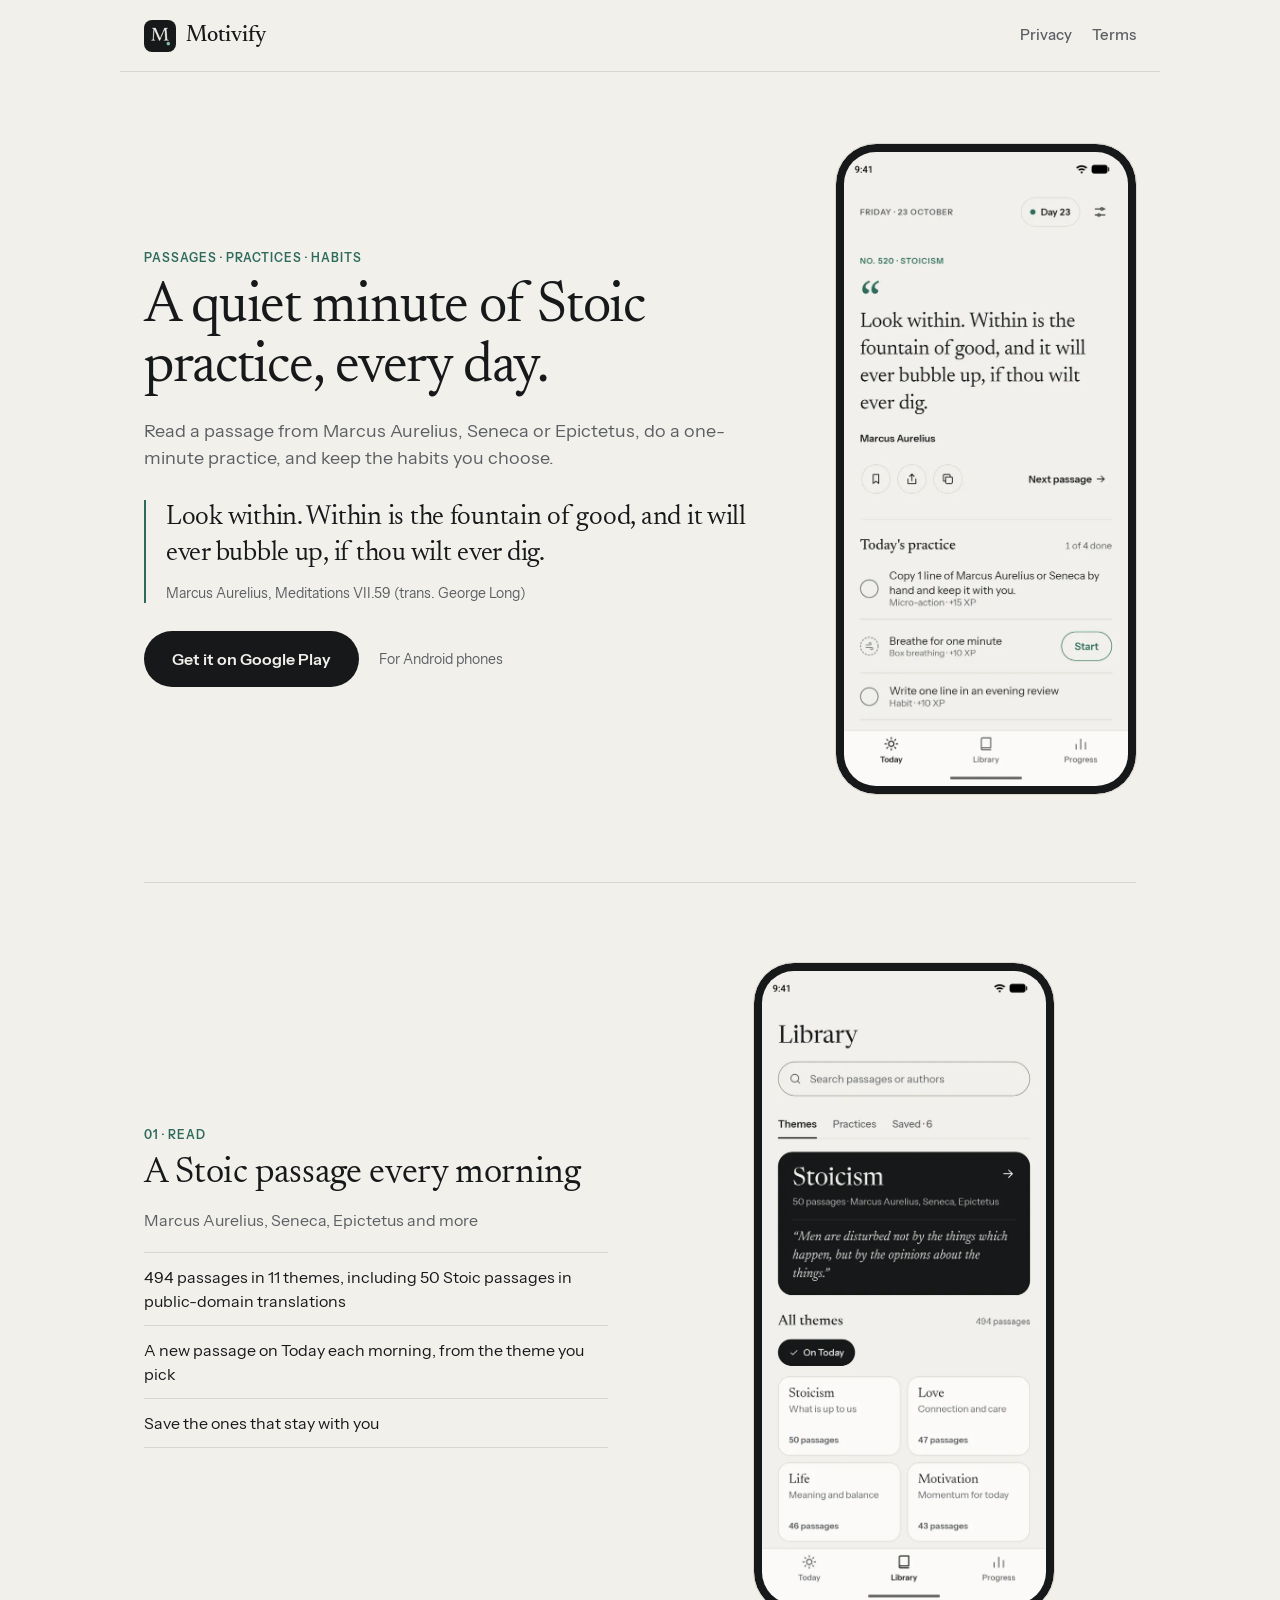
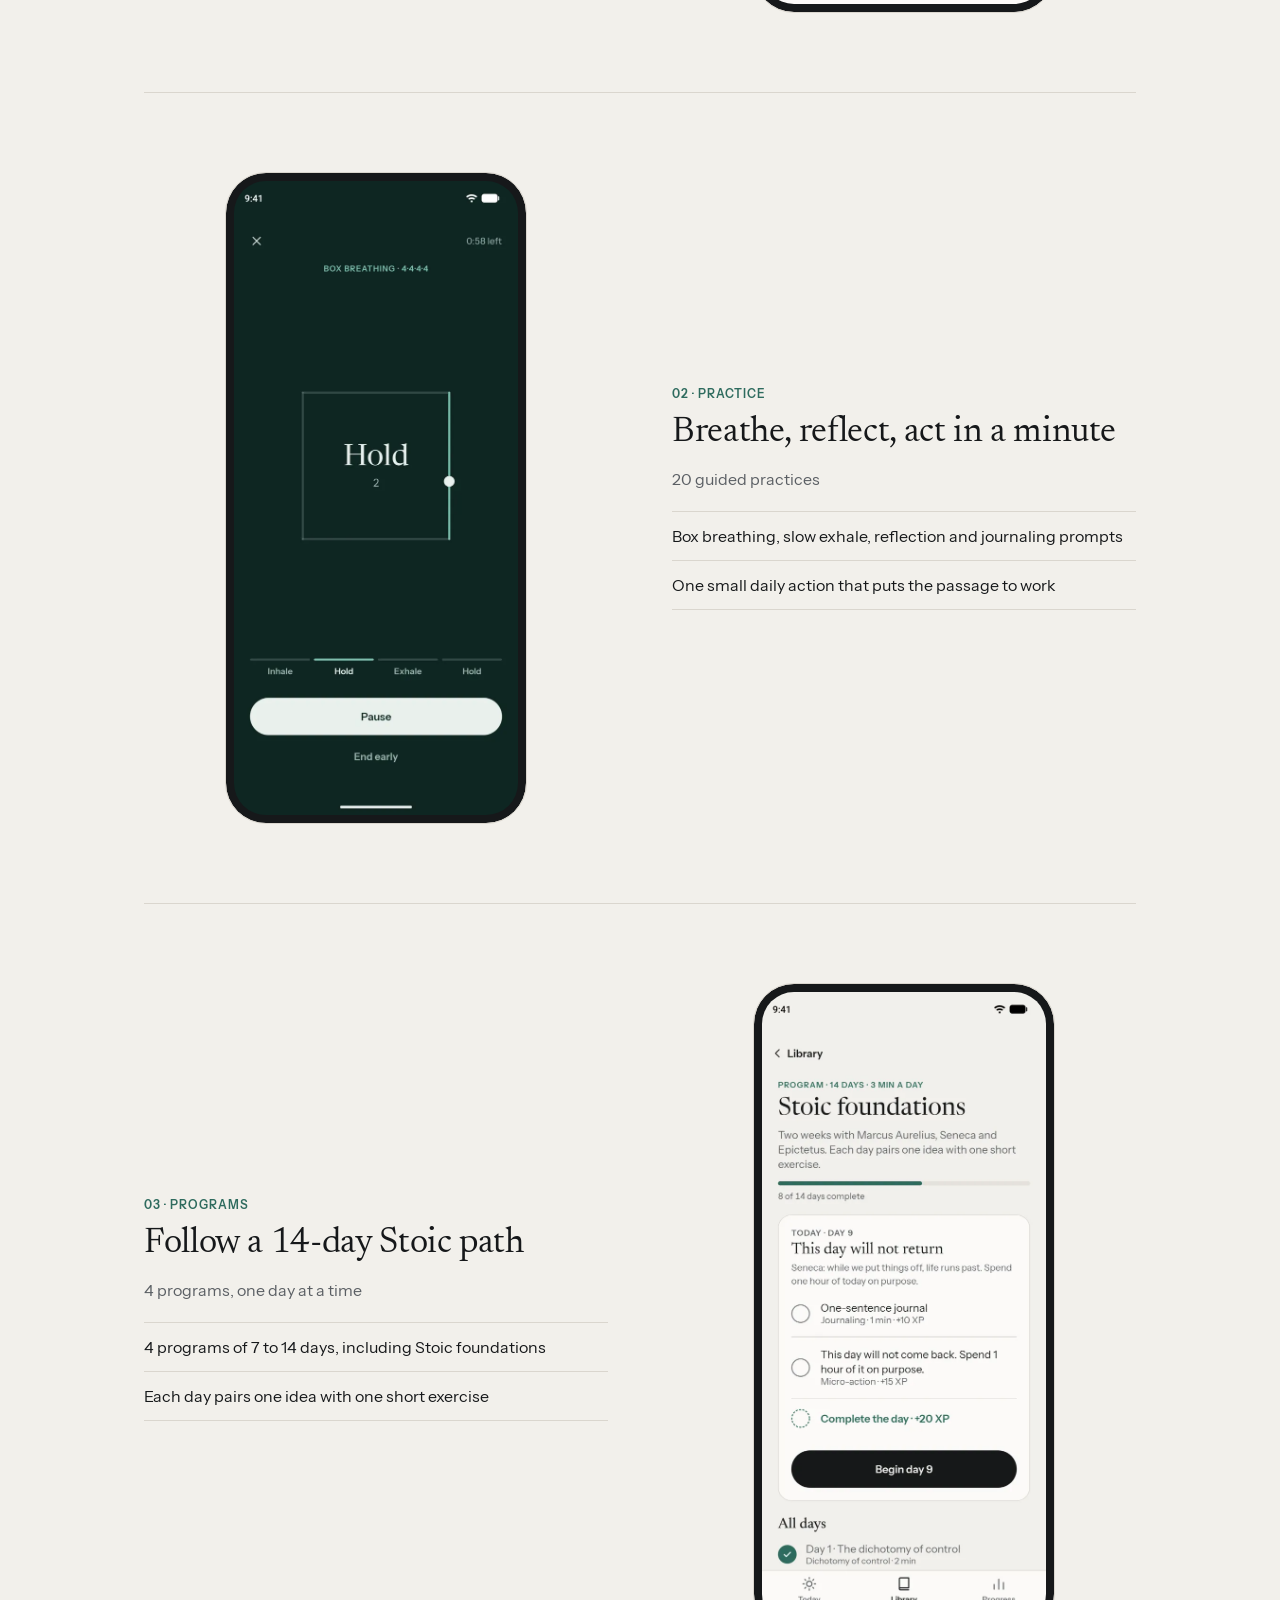
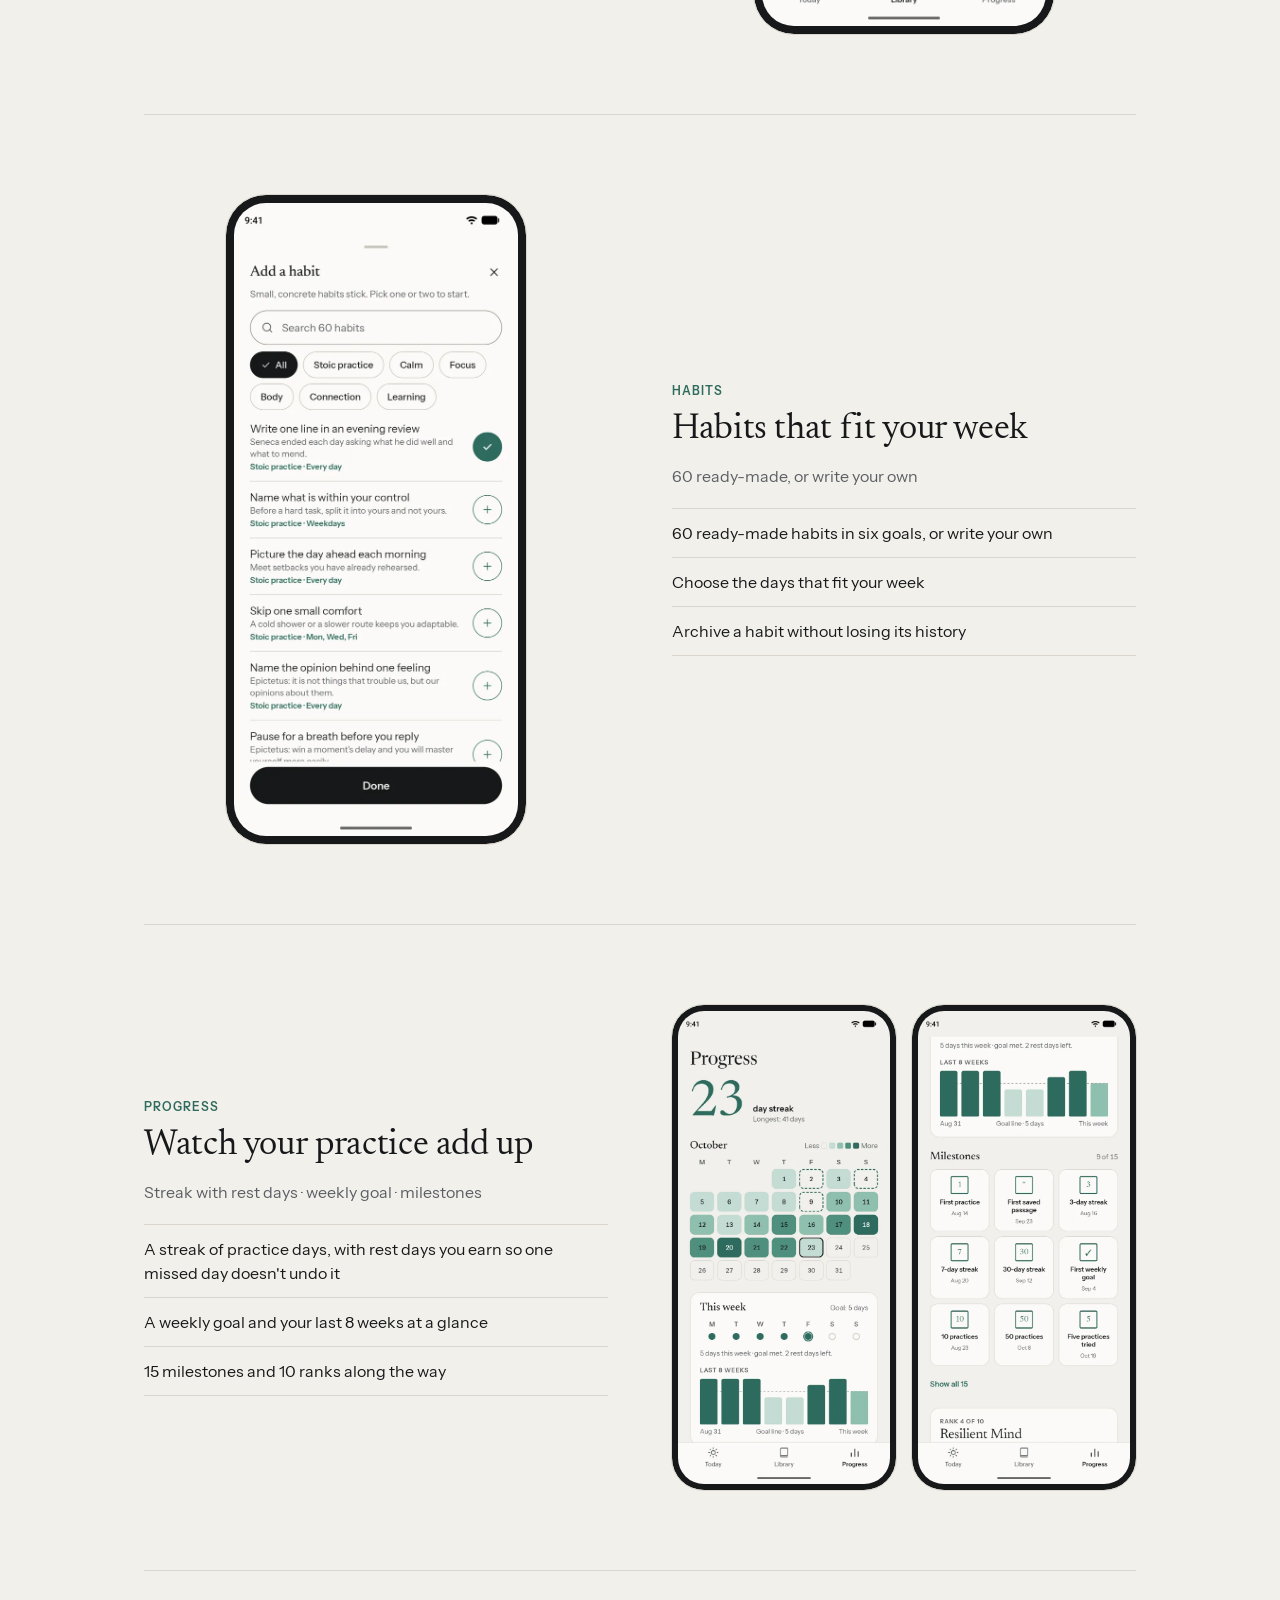
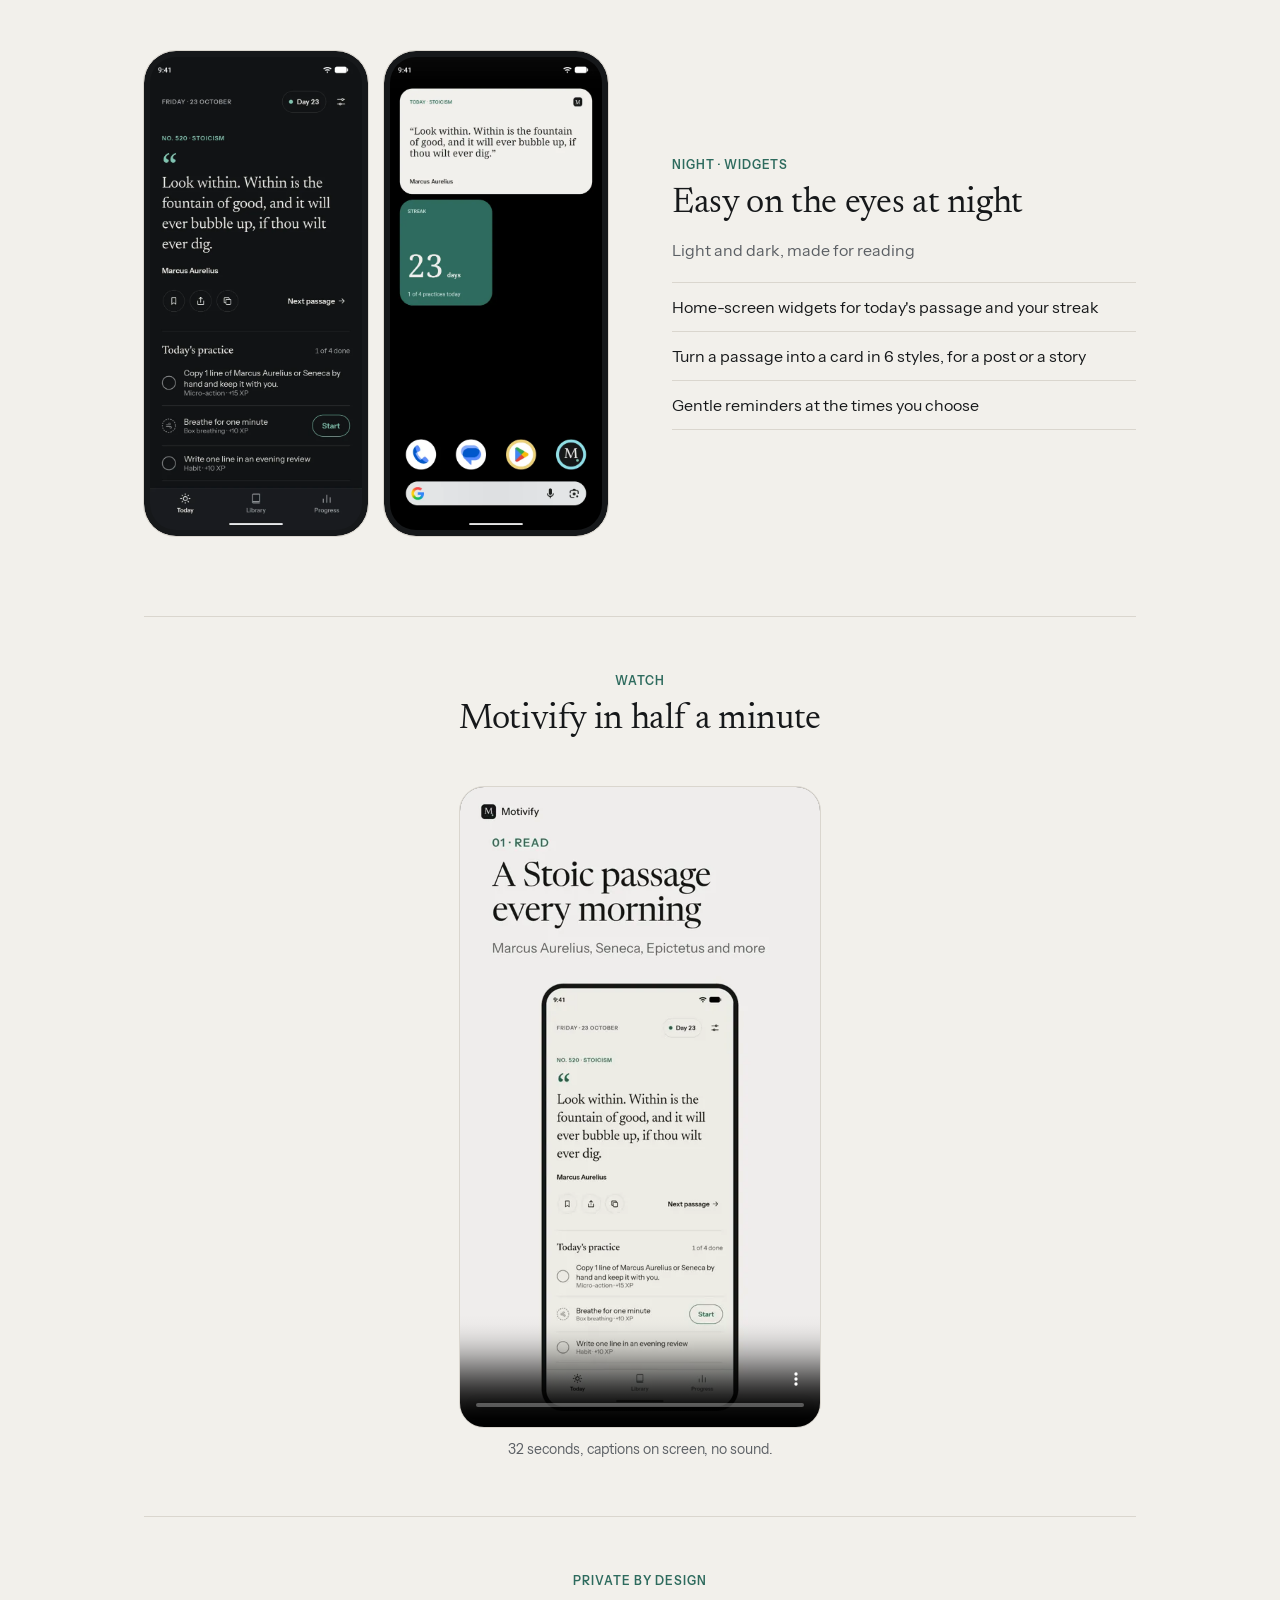
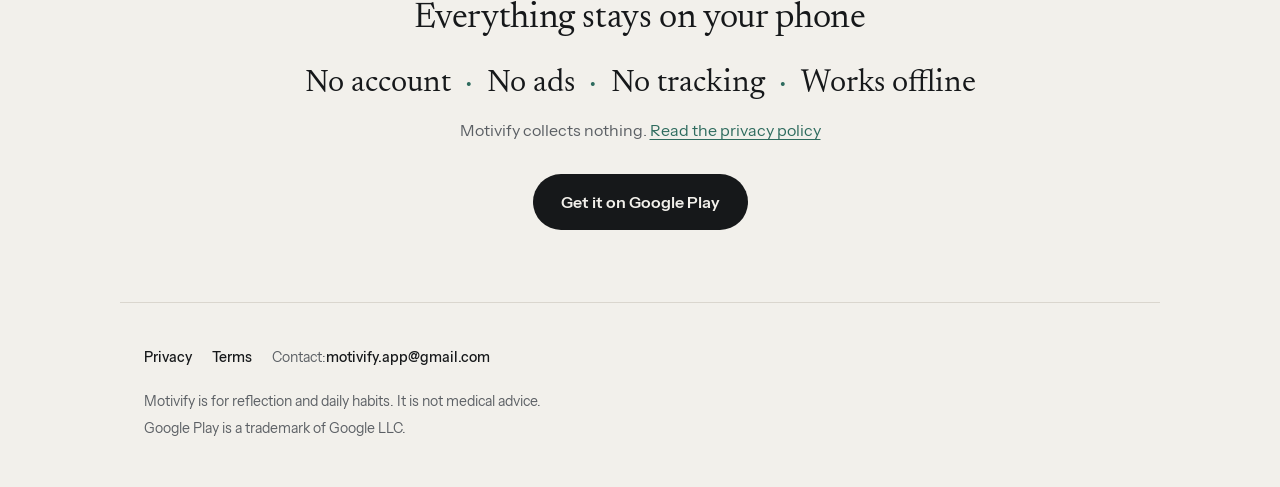
<file: index.html>
<!doctype html>
<html lang="en">
<head>
<meta charset="utf-8">
<meta name="viewport" content="width=device-width, initial-scale=1">
<title>Motivify: Stoic quotes, practices and habits</title>
<meta name="description" content="Read a Stoic passage, breathe for a minute and keep your habits. No ads.">
<link rel="canonical" href="https://mykhailonester.github.io/Motivify-site/">
<meta name="color-scheme" content="light dark">
<meta name="theme-color" content="#F2F0EB" media="(prefers-color-scheme: light)">
<meta name="theme-color" content="#111315" media="(prefers-color-scheme: dark)">
<meta property="og:type" content="website">
<meta property="og:site_name" content="Motivify">
<meta property="og:title" content="Motivify: a quiet minute of Stoic practice, every day">
<meta property="og:description" content="Read a Stoic passage, breathe for a minute and keep your habits. No ads.">
<meta property="og:url" content="https://mykhailonester.github.io/Motivify-site/">
<meta property="og:image" content="https://mykhailonester.github.io/Motivify-site/assets/img/og.png">
<meta property="og:image:width" content="1200">
<meta property="og:image:height" content="630">
<meta property="og:image:alt" content="Motivify: a quiet minute of Stoic practice, every day. The Today screen in light and at night.">
<meta name="twitter:card" content="summary_large_image">
<link rel="icon" type="image/png" href="assets/img/favicon.png">
<link rel="apple-touch-icon" href="assets/img/apple-touch-icon.png">
<link rel="preload" href="assets/fonts/newsreader_text_regular.woff2" as="font" type="font/woff2" crossorigin>
<link rel="preload" href="assets/fonts/instrument_sans_regular.woff2" as="font" type="font/woff2" crossorigin>
<link rel="stylesheet" href="style.css">
</head>
<body>
<a class="skip" href="#main">Skip to content</a>
<header class="site-header">
<div class="wrap">
<a class="brand" href="./"><img src="assets/img/favicon.png" alt="" width="32" height="32">Motivify</a>
<nav aria-label="Site">
<a href="privacy/">Privacy</a>
<a href="terms/">Terms</a>
</nav>
</div>
</header>

<main id="main">
<div class="wrap">

<section class="hero" aria-labelledby="hero-title">
<div>
<p class="kicker">Passages · practices · habits</p>
<h1 id="hero-title">A quiet minute of Stoic practice, every day.</h1>
<p class="lead">Read a passage from Marcus Aurelius, Seneca or Epictetus, do a one-minute practice, and keep the habits you choose.</p>
<blockquote>
<p>Look within. Within is the fountain of good, and it will ever bubble up, if thou wilt ever dig.</p>
<cite>Marcus Aurelius, Meditations VII.59 (trans. George Long)</cite>
</blockquote>
<div class="cta">
<a class="btn" href="https://play.google.com/store/apps/details?id=com.codenest.dailymotivation">Get it on Google Play</a>
<span class="note">For Android phones</span>
</div>
</div>
<div class="phone"><img src="assets/img/today.webp" width="600" height="1339" alt="Today screen: a passage by Marcus Aurelius, the Day 23 streak and today's practice list"></div>
</section>

<section class="feature" aria-labelledby="read-title">
<div>
<p class="kicker">01 · Read</p>
<h2 id="read-title">A Stoic passage every morning</h2>
<p class="sub">Marcus Aurelius, Seneca, Epictetus and more</p>
<ul>
<li>494 passages in 11 themes, including 50 Stoic passages in public-domain translations</li>
<li>A new passage on Today each morning, from the theme you pick</li>
<li>Save the ones that stay with you</li>
</ul>
</div>
<div class="phone"><img src="assets/img/library.webp" width="600" height="1339" loading="lazy" alt="Library screen: the Stoicism collection of 50 passages and the list of themes with their passage counts"></div>
</section>

<section class="feature flip" aria-labelledby="practice-title">
<div>
<p class="kicker">02 · Practice</p>
<h2 id="practice-title">Breathe, reflect, act in a minute</h2>
<p class="sub">20 guided practices</p>
<ul>
<li>Box breathing, slow exhale, reflection and journaling prompts</li>
<li>One small daily action that puts the passage to work</li>
</ul>
</div>
<div class="phone"><img src="assets/img/breathing.webp" width="600" height="1339" loading="lazy" alt="Box breathing practice: a square guide with the word Hold, the inhale, hold and exhale steps and a Pause button"></div>
</section>

<section class="feature" aria-labelledby="programs-title">
<div>
<p class="kicker">03 · Programs</p>
<h2 id="programs-title">Follow a 14-day Stoic path</h2>
<p class="sub">4 programs, one day at a time</p>
<ul>
<li>4 programs of 7 to 14 days, including Stoic foundations</li>
<li>Each day pairs one idea with one short exercise</li>
</ul>
</div>
<div class="phone"><img src="assets/img/program.webp" width="600" height="1339" loading="lazy" alt="Stoic foundations program: 8 of 14 days complete, today's day 9 and a Begin day 9 button"></div>
</section>

<section class="feature flip" aria-labelledby="habits-title">
<div>
<p class="kicker">Habits</p>
<h2 id="habits-title">Habits that fit your week</h2>
<p class="sub">60 ready-made, or write your own</p>
<ul>
<li>60 ready-made habits in six goals, or write your own</li>
<li>Choose the days that fit your week</li>
<li>Archive a habit without losing its history</li>
</ul>
</div>
<div class="phone"><img src="assets/img/habits.webp" width="600" height="1339" loading="lazy" alt="Add a habit: a search field, goal filters such as Stoic practice, Calm and Focus, and a list of ready-made habits with their days"></div>
</section>

<section class="feature" aria-labelledby="progress-title">
<div>
<p class="kicker">Progress</p>
<h2 id="progress-title">Watch your practice add up</h2>
<p class="sub">Streak with rest days · weekly goal · milestones</p>
<ul>
<li>A streak of practice days, with rest days you earn so one missed day doesn't undo it</li>
<li>A weekly goal and your last 8 weeks at a glance</li>
<li>15 milestones and 10 ranks along the way</li>
</ul>
</div>
<div class="phones">
<div class="phone"><img src="assets/img/progress.webp" width="600" height="1339" loading="lazy" alt="Progress screen: a 23-day streak, the October calendar, this week's goal and the last 8 weeks"></div>
<div class="phone"><img src="assets/img/milestones.webp" width="600" height="1339" loading="lazy" alt="Milestones: 9 of 15 earned, such as First practice and 7-day streak, and rank 4 of 10, Resilient Mind"></div>
</div>
</section>

<section class="feature flip" aria-labelledby="night-title">
<div>
<p class="kicker">Night · Widgets</p>
<h2 id="night-title">Easy on the eyes at night</h2>
<p class="sub">Light and dark, made for reading</p>
<ul>
<li>Home-screen widgets for today's passage and your streak</li>
<li>Turn a passage into a card in 6 styles, for a post or a story</li>
<li>Gentle reminders at the times you choose</li>
</ul>
</div>
<div class="phones">
<div class="phone"><img src="assets/img/night.webp" width="600" height="1339" loading="lazy" alt="Today screen at night: the same passage on a dark background"></div>
<div class="phone"><img src="assets/img/widgets.webp" width="600" height="1339" loading="lazy" alt="Home screen with two widgets: today's passage and a 23-day streak"></div>
</div>
</section>

<section class="video" aria-labelledby="video-title">
<div>
<p class="kicker">Watch</p>
<h2 id="video-title">Motivify in half a minute</h2>
</div>
<figure>
<video controls muted playsinline preload="none" poster="assets/img/promo-poster.webp" width="1080" height="1920">
<source src="assets/video/motivify-promo-vertical.mp4" type="video/mp4">
<a href="assets/video/motivify-promo-vertical.mp4">Download the video (MP4)</a>
</video>
<figcaption>32 seconds, captions on screen, no sound.</figcaption>
</figure>
</section>

<section class="promises" aria-labelledby="promises-title">
<p class="kicker">Private by design</p>
<h2 id="promises-title">Everything stays on your phone</h2>
<ul>
<li>No account</li>
<li>No ads</li>
<li>No tracking</li>
<li>Works offline</li>
</ul>
<p>Motivify collects nothing. <a href="privacy/">Read the privacy policy</a></p>
<div class="cta">
<a class="btn" href="https://play.google.com/store/apps/details?id=com.codenest.dailymotivation">Get it on Google Play</a>
</div>
</section>

</div>
</main>

<footer class="site-footer">
<div class="wrap">
<nav aria-label="Footer">
<a href="privacy/">Privacy</a>
<a href="terms/">Terms</a>
<span>Contact: <a href="mailto:motivify.app&#64;gmail.com">motivify.app&#64;gmail.com</a></span>
</nav>
<p>Motivify is for reflection and daily habits. It is not medical advice.</p>
<p>Google Play is a trademark of Google LLC.</p>
</div>
</footer>
</body>
</html>
</file>
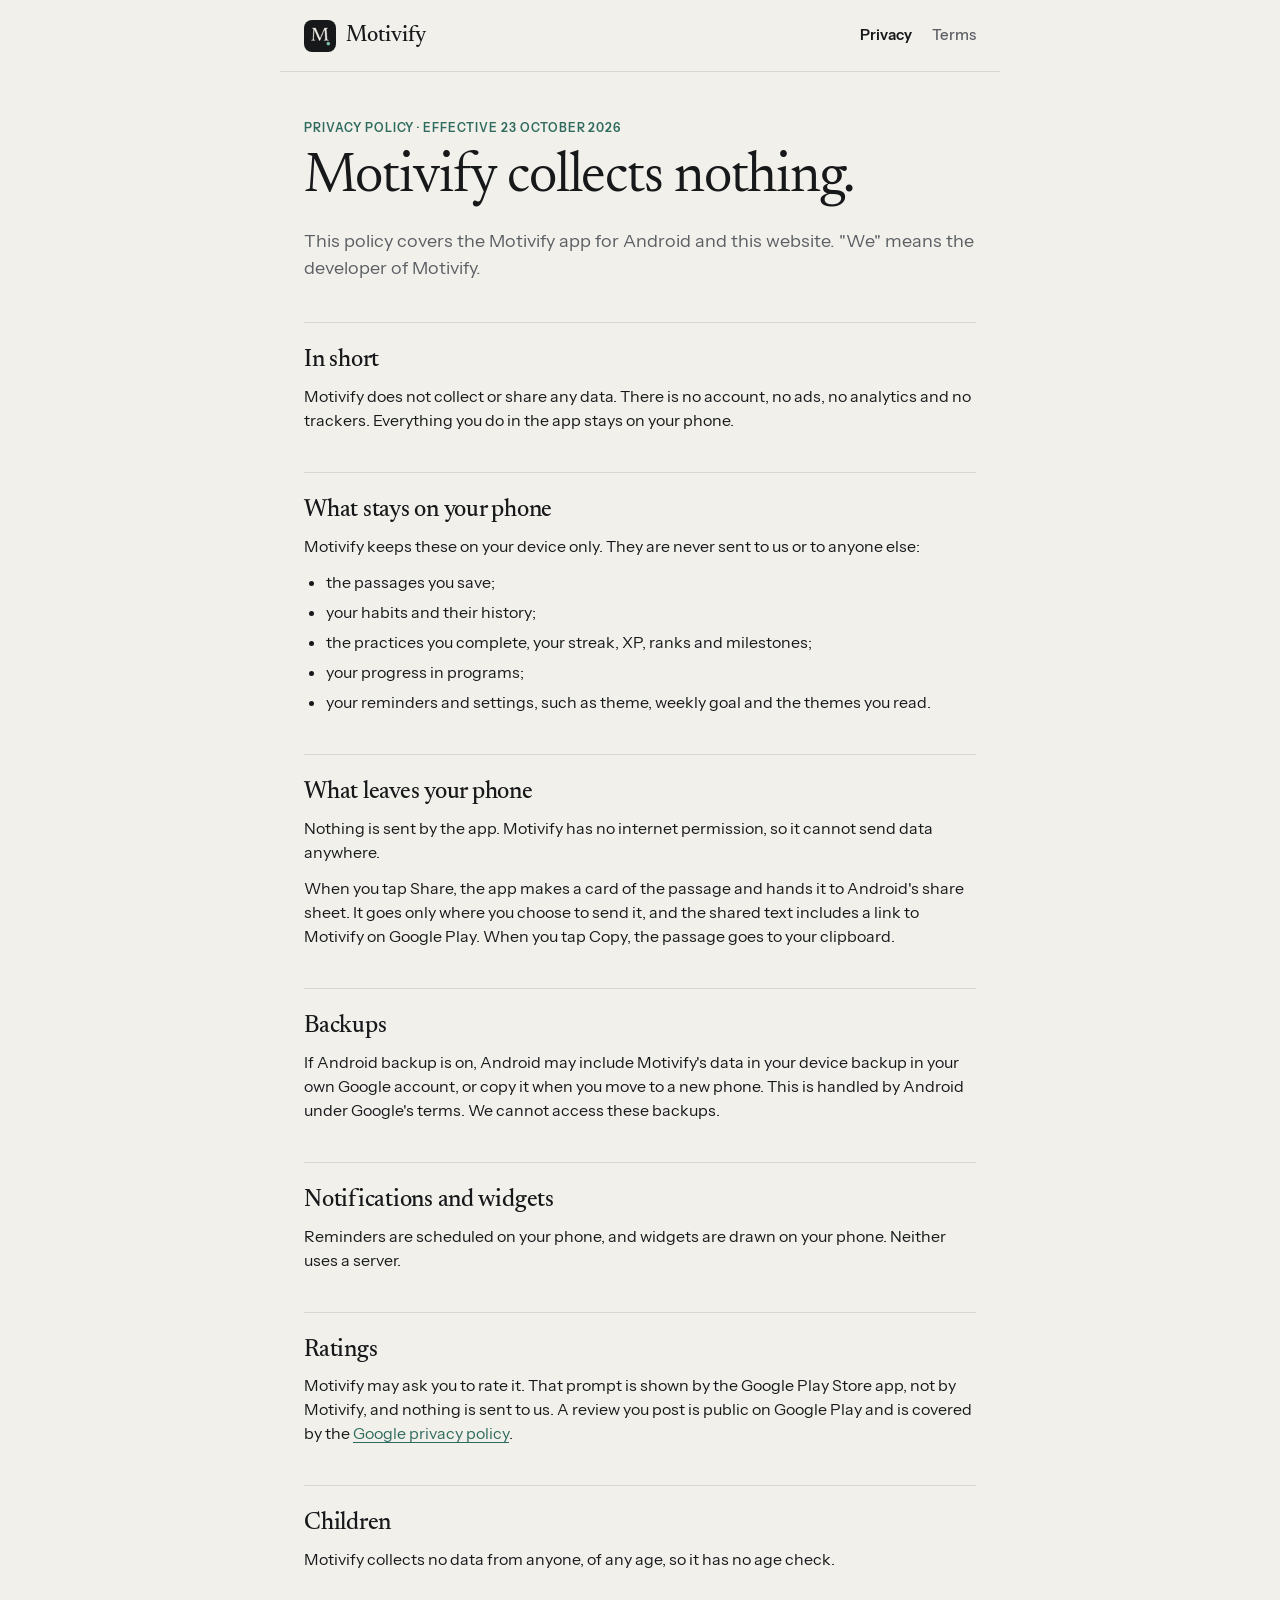
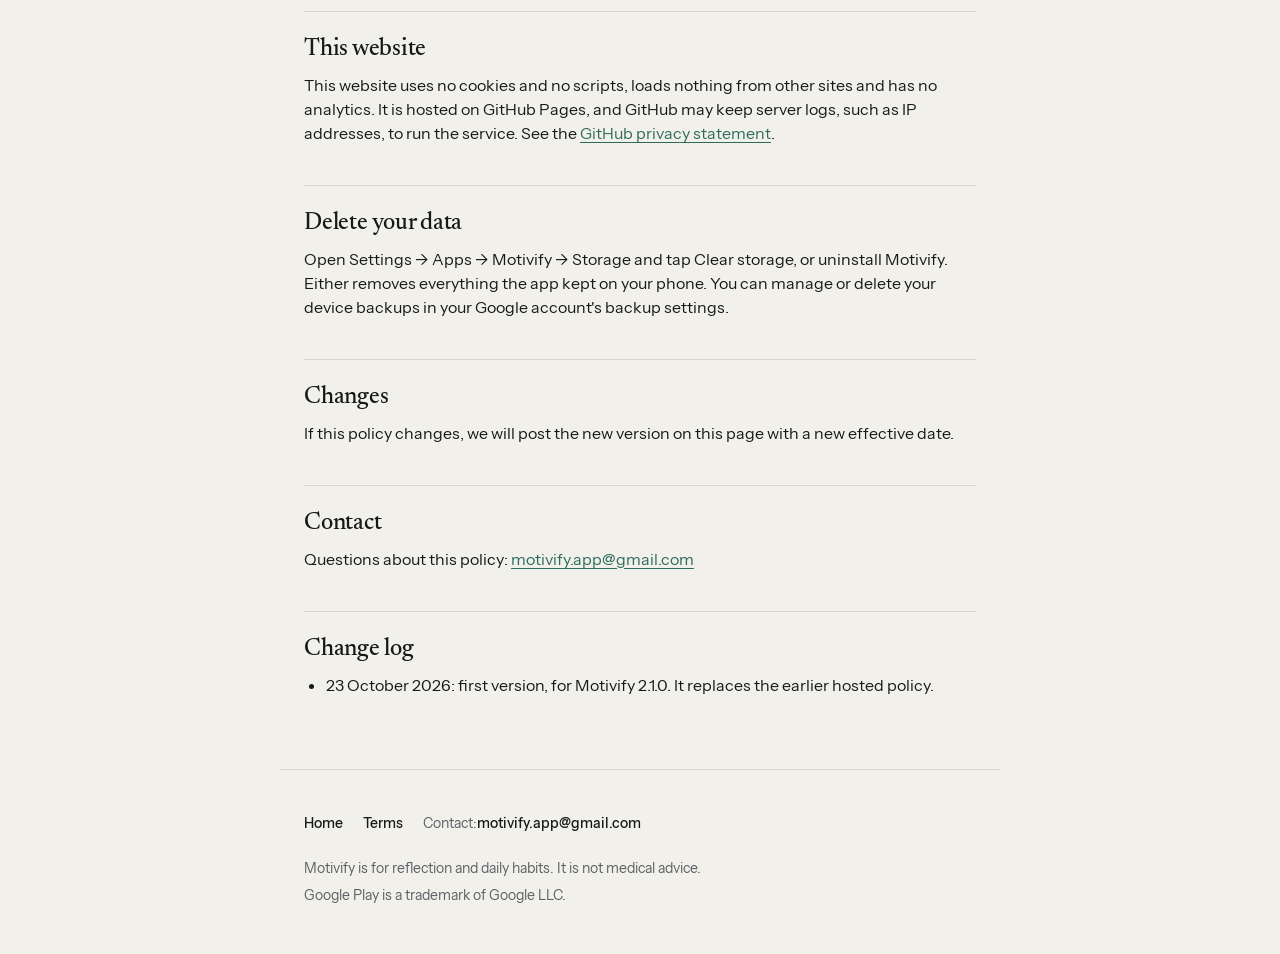
<file: privacy/index.html>
<!doctype html>
<html lang="en">
<head>
<meta charset="utf-8">
<meta name="viewport" content="width=device-width, initial-scale=1">
<title>Motivify privacy policy</title>
<meta name="description" content="Motivify collects nothing: no account, no ads, no tracking. Your passages, habits and progress stay on your phone.">
<link rel="canonical" href="https://mykhailonester.github.io/Motivify-site/privacy/">
<meta name="color-scheme" content="light dark">
<meta name="theme-color" content="#F2F0EB" media="(prefers-color-scheme: light)">
<meta name="theme-color" content="#111315" media="(prefers-color-scheme: dark)">
<meta property="og:type" content="website">
<meta property="og:site_name" content="Motivify">
<meta property="og:title" content="Motivify privacy policy">
<meta property="og:description" content="Motivify collects nothing: no account, no ads, no tracking. Your passages, habits and progress stay on your phone.">
<meta property="og:url" content="https://mykhailonester.github.io/Motivify-site/privacy/">
<meta property="og:image" content="https://mykhailonester.github.io/Motivify-site/assets/img/og.png">
<meta property="og:image:width" content="1200">
<meta property="og:image:height" content="630">
<meta property="og:image:alt" content="Motivify: a quiet minute of Stoic practice, every day. The Today screen in light and at night.">
<meta name="twitter:card" content="summary_large_image">
<link rel="icon" type="image/png" href="../assets/img/favicon.png">
<link rel="apple-touch-icon" href="../assets/img/apple-touch-icon.png">
<link rel="preload" href="../assets/fonts/newsreader_text_regular.woff2" as="font" type="font/woff2" crossorigin>
<link rel="preload" href="../assets/fonts/instrument_sans_regular.woff2" as="font" type="font/woff2" crossorigin>
<link rel="stylesheet" href="../style.css">
</head>
<body class="legal">
<a class="skip" href="#main">Skip to content</a>
<header class="site-header">
<div class="wrap">
<a class="brand" href="../"><img src="../assets/img/favicon.png" alt="" width="32" height="32">Motivify</a>
<nav aria-label="Site">
<a href="./" aria-current="page">Privacy</a>
<a href="../terms/">Terms</a>
</nav>
</div>
</header>

<main id="main">
<div class="wrap">
<p class="kicker">Privacy policy · effective 23 October 2026</p>
<h1>Motivify collects nothing.</h1>
<p class="lead">This policy covers the Motivify app for Android and this website. "We" means the developer of Motivify.</p>

<h2>In short</h2>
<p>Motivify does not collect or share any data. There is no account, no ads, no analytics and no trackers. Everything you do in the app stays on your phone.</p>

<h2>What stays on your phone</h2>
<p>Motivify keeps these on your device only. They are never sent to us or to anyone else:</p>
<ul>
<li>the passages you save;</li>
<li>your habits and their history;</li>
<li>the practices you complete, your streak, XP, ranks and milestones;</li>
<li>your progress in programs;</li>
<li>your reminders and settings, such as theme, weekly goal and the themes you read.</li>
</ul>

<h2>What leaves your phone</h2>
<p>Nothing is sent by the app. Motivify has no internet permission, so it cannot send data anywhere.</p>
<p>When you tap Share, the app makes a card of the passage and hands it to Android's share sheet. It goes only where you choose to send it, and the shared text includes a link to Motivify on Google Play. When you tap Copy, the passage goes to your clipboard.</p>

<h2>Backups</h2>
<p>If Android backup is on, Android may include Motivify's data in your device backup in your own Google account, or copy it when you move to a new phone. This is handled by Android under Google's terms. We cannot access these backups.</p>

<h2>Notifications and widgets</h2>
<p>Reminders are scheduled on your phone, and widgets are drawn on your phone. Neither uses a server.</p>

<h2>Ratings</h2>
<p>Motivify may ask you to rate it. That prompt is shown by the Google Play Store app, not by Motivify, and nothing is sent to us. A review you post is public on Google Play and is covered by the <a href="https://policies.google.com/privacy">Google privacy policy</a>.</p>

<h2>Children</h2>
<p>Motivify collects no data from anyone, of any age, so it has no age check.</p>

<h2>This website</h2>
<p>This website uses no cookies and no scripts, loads nothing from other sites and has no analytics. It is hosted on GitHub Pages, and GitHub may keep server logs, such as IP addresses, to run the service. See the <a href="https://docs.github.com/en/site-policy/privacy-policies/github-general-privacy-statement">GitHub privacy statement</a>.</p>

<h2>Delete your data</h2>
<p>Open Settings → Apps → Motivify → Storage and tap Clear storage, or uninstall Motivify. Either removes everything the app kept on your phone. You can manage or delete your device backups in your Google account's backup settings.</p>

<h2>Changes</h2>
<p>If this policy changes, we will post the new version on this page with a new effective date.</p>

<h2>Contact</h2>
<p>Questions about this policy: <a href="mailto:motivify.app&#64;gmail.com">motivify.app&#64;gmail.com</a></p>

<h2>Change log</h2>
<ul>
<li>23 October 2026: first version, for Motivify 2.1.0. It replaces the earlier hosted policy.</li>
</ul>
</div>
</main>

<footer class="site-footer">
<div class="wrap">
<nav aria-label="Footer">
<a href="../">Home</a>
<a href="../terms/">Terms</a>
<span>Contact: <a href="mailto:motivify.app&#64;gmail.com">motivify.app&#64;gmail.com</a></span>
</nav>
<p>Motivify is for reflection and daily habits. It is not medical advice.</p>
<p>Google Play is a trademark of Google LLC.</p>
</div>
</footer>
</body>
</html>
</file>
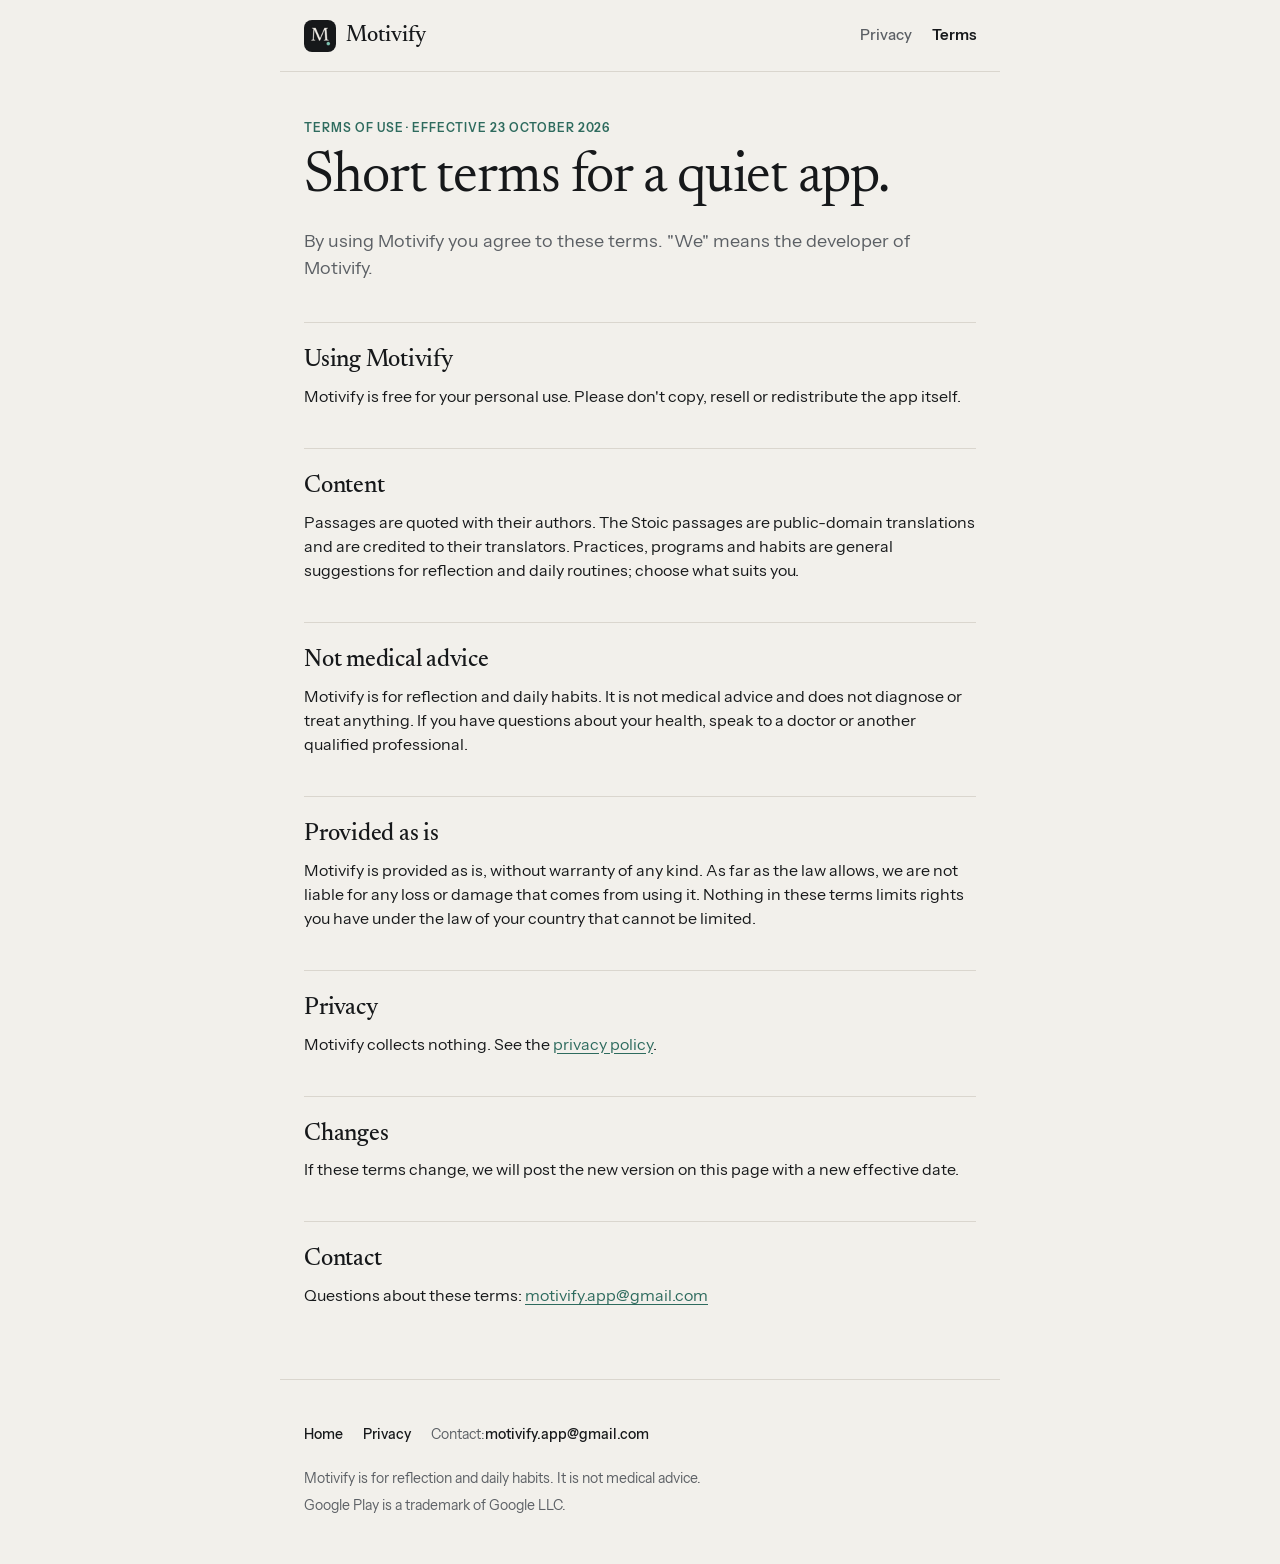
<file: terms/index.html>
<!doctype html>
<html lang="en">
<head>
<meta charset="utf-8">
<meta name="viewport" content="width=device-width, initial-scale=1">
<title>Motivify terms of use</title>
<meta name="description" content="The short terms for using Motivify: free for personal use, passages credited to their authors, and not medical advice.">
<link rel="canonical" href="https://mykhailonester.github.io/Motivify-site/terms/">
<meta name="color-scheme" content="light dark">
<meta name="theme-color" content="#F2F0EB" media="(prefers-color-scheme: light)">
<meta name="theme-color" content="#111315" media="(prefers-color-scheme: dark)">
<meta property="og:type" content="website">
<meta property="og:site_name" content="Motivify">
<meta property="og:title" content="Motivify terms of use">
<meta property="og:description" content="The short terms for using Motivify: free for personal use, passages credited to their authors, and not medical advice.">
<meta property="og:url" content="https://mykhailonester.github.io/Motivify-site/terms/">
<meta property="og:image" content="https://mykhailonester.github.io/Motivify-site/assets/img/og.png">
<meta property="og:image:width" content="1200">
<meta property="og:image:height" content="630">
<meta property="og:image:alt" content="Motivify: a quiet minute of Stoic practice, every day. The Today screen in light and at night.">
<meta name="twitter:card" content="summary_large_image">
<link rel="icon" type="image/png" href="../assets/img/favicon.png">
<link rel="apple-touch-icon" href="../assets/img/apple-touch-icon.png">
<link rel="preload" href="../assets/fonts/newsreader_text_regular.woff2" as="font" type="font/woff2" crossorigin>
<link rel="preload" href="../assets/fonts/instrument_sans_regular.woff2" as="font" type="font/woff2" crossorigin>
<link rel="stylesheet" href="../style.css">
</head>
<body class="legal">
<a class="skip" href="#main">Skip to content</a>
<header class="site-header">
<div class="wrap">
<a class="brand" href="../"><img src="../assets/img/favicon.png" alt="" width="32" height="32">Motivify</a>
<nav aria-label="Site">
<a href="../privacy/">Privacy</a>
<a href="./" aria-current="page">Terms</a>
</nav>
</div>
</header>

<main id="main">
<div class="wrap">
<p class="kicker">Terms of use · effective 23 October 2026</p>
<h1>Short terms for a quiet app.</h1>
<p class="lead">By using Motivify you agree to these terms. "We" means the developer of Motivify.</p>

<h2>Using Motivify</h2>
<p>Motivify is free for your personal use. Please don't copy, resell or redistribute the app itself.</p>

<h2>Content</h2>
<p>Passages are quoted with their authors. The Stoic passages are public-domain translations and are credited to their translators. Practices, programs and habits are general suggestions for reflection and daily routines; choose what suits you.</p>

<h2>Not medical advice</h2>
<p>Motivify is for reflection and daily habits. It is not medical advice and does not diagnose or treat anything. If you have questions about your health, speak to a doctor or another qualified professional.</p>

<h2>Provided as is</h2>
<p>Motivify is provided as is, without warranty of any kind. As far as the law allows, we are not liable for any loss or damage that comes from using it. Nothing in these terms limits rights you have under the law of your country that cannot be limited.</p>

<h2>Privacy</h2>
<p>Motivify collects nothing. See the <a href="../privacy/">privacy policy</a>.</p>

<h2>Changes</h2>
<p>If these terms change, we will post the new version on this page with a new effective date.</p>

<h2>Contact</h2>
<p>Questions about these terms: <a href="mailto:motivify.app&#64;gmail.com">motivify.app&#64;gmail.com</a></p>
</div>
</main>

<footer class="site-footer">
<div class="wrap">
<nav aria-label="Footer">
<a href="../">Home</a>
<a href="../privacy/">Privacy</a>
<span>Contact: <a href="mailto:motivify.app&#64;gmail.com">motivify.app&#64;gmail.com</a></span>
</nav>
<p>Motivify is for reflection and daily habits. It is not medical advice.</p>
<p>Google Play is a trademark of Google LLC.</p>
</div>
</footer>
</body>
</html>
</file>
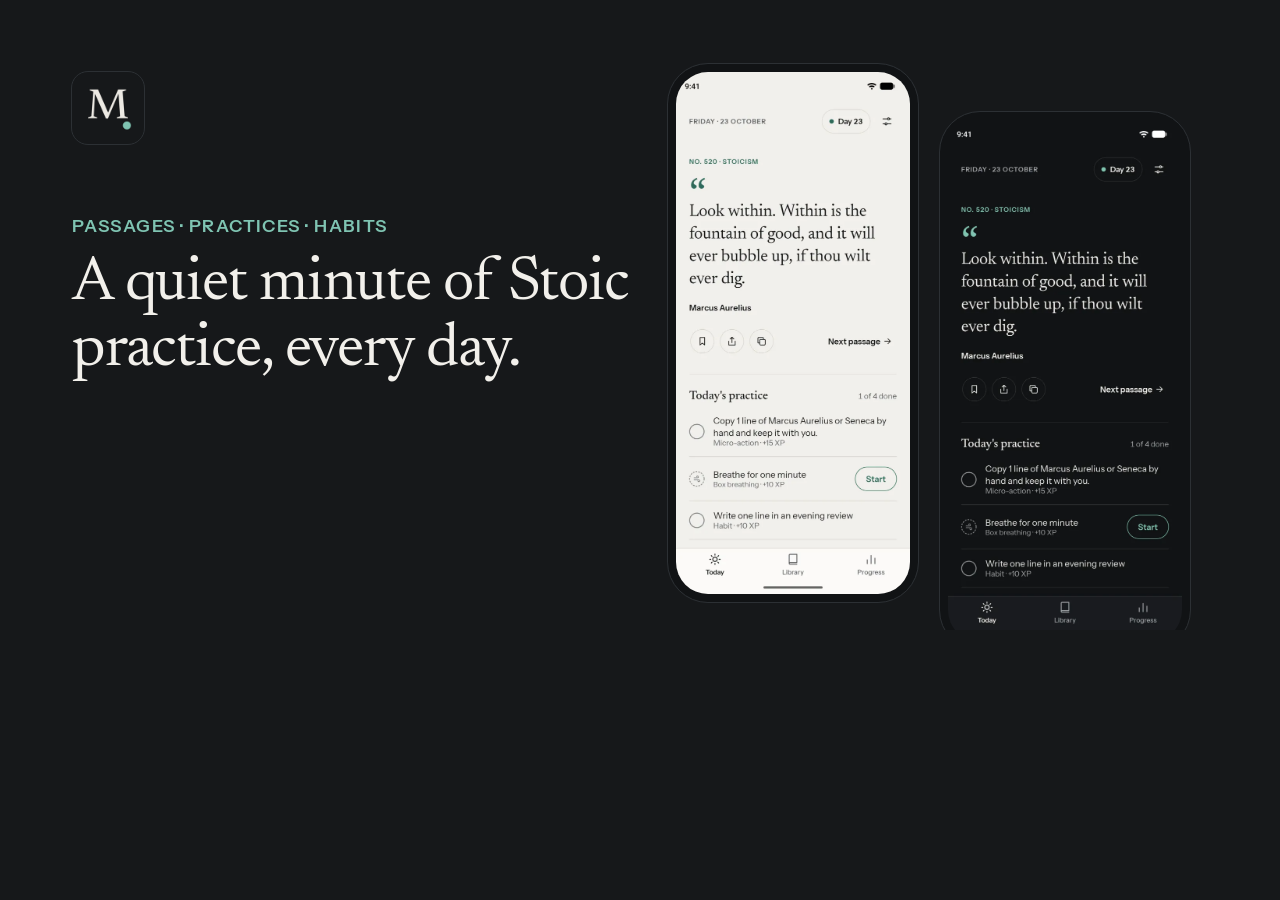
<file: assets/og/og.html>
<!doctype html>
<html lang="en">
<head>
<meta charset="utf-8">
<meta name="robots" content="noindex">
<title>Motivify Open Graph image</title>
<link rel="stylesheet" href="../../style.css">
<style>
  html, body { width: 1200px; height: 630px; overflow: hidden; background: #16181A; }
  .canvas { position: relative; width: 1200px; height: 630px; overflow: hidden; background: #16181A; color: #F2F0EB; }
  .mark { position: absolute; left: 72px; top: 72px; width: 72px; height: 72px; border-radius: 16px; outline: 1px solid #2C3034; }
  .kicker { position: absolute; left: 72px; top: 214px; font-size: 18px; color: #7FC4B2; }
  .tag { position: absolute; left: 72px; top: 252px; width: 560px; font: 400 62px/1.06 var(--serif); letter-spacing: -.02em; color: #F2F0EB; }
  .canvas .phone { position: absolute; width: 250px; padding: 8px; border-radius: 40px; background: #111315; outline: 1px solid #2C3034; }
  .canvas .phone img { border-radius: 32px; }
  .one { left: 668px; top: 64px; }
  .two { left: 940px; top: 112px; }
</style>
</head>
<body>
<div class="canvas">
<img class="mark" src="../img/apple-touch-icon.png" width="72" height="72" alt="">
<p class="kicker">Passages · practices · habits</p>
<p class="tag">A quiet minute of Stoic practice, every day.</p>
<div class="phone one"><img src="../img/today.webp" width="600" height="1339" alt=""></div>
<div class="phone two"><img src="../img/night.webp" width="600" height="1339" alt=""></div>
</div>
</body>
</html>
</file>
<file: style.css>
@font-face { font-family: "Newsreader"; src: url("assets/fonts/newsreader_text_regular.woff2") format("woff2"); font-weight: 400; font-display: swap; }
@font-face { font-family: "Newsreader"; src: url("assets/fonts/newsreader_text_medium.woff2") format("woff2"); font-weight: 500; font-display: swap; }
@font-face { font-family: "Instrument Sans"; src: url("assets/fonts/instrument_sans_regular.woff2") format("woff2"); font-weight: 400; font-display: swap; }
@font-face { font-family: "Instrument Sans"; src: url("assets/fonts/instrument_sans_medium.woff2") format("woff2"); font-weight: 500; font-display: swap; }
@font-face { font-family: "Instrument Sans"; src: url("assets/fonts/instrument_sans_semibold.woff2") format("woff2"); font-weight: 600; font-display: swap; }

:root {
  color-scheme: light dark;
  --bg: #F2F0EB; --surface: #FBFAF7; --text: #16181A; --muted: #5B5F64; --hair: #DAD6CE;
  --accent: #2E6B5E; --inverse: #16181A; --on-inverse: #F2F0EB; --bezel: #16181A;
  --serif: "Newsreader", Georgia, serif; --sans: "Instrument Sans", system-ui, -apple-system, sans-serif;
  --gutter: 16px;
}
@media (prefers-color-scheme: dark) {
  :root {
    --bg: #111315; --surface: #181B1E; --text: #ECE9E3; --muted: #A3A7AC; --hair: #2C3034;
    --accent: #7FC4B2; --inverse: #ECE9E3; --on-inverse: #111315; --bezel: #181B1E;
  }
}
@media (min-width: 600px) { :root { --gutter: 24px; } }
@media (prefers-reduced-motion: no-preference) { html { scroll-behavior: smooth; } }

* { box-sizing: border-box; margin: 0; padding: 0; }
body { background: var(--bg); color: var(--text); font: 400 16px/1.5 var(--sans); -webkit-font-smoothing: antialiased; overflow-x: clip; }
img, video { display: block; max-width: 100%; height: auto; }
a { color: var(--accent); text-underline-offset: 3px; }
:focus-visible { outline: 2px solid var(--accent); outline-offset: 3px; border-radius: 4px; }

.skip { position: absolute; left: var(--gutter); top: -100px; z-index: 10; padding: 10px 16px; border-radius: 999px; background: var(--inverse); color: var(--on-inverse); font-weight: 600; text-decoration: none; }
.skip:focus { top: 12px; }

.wrap { max-width: 1040px; margin: 0 auto; padding: 0 var(--gutter); }
.legal .wrap { max-width: 720px; }

.site-header .wrap { display: flex; flex-wrap: wrap; align-items: center; gap: 4px 20px; min-height: 72px; border-bottom: 1px solid var(--hair); }
.brand { display: inline-flex; align-items: center; gap: 10px; min-height: 44px; margin-right: auto; color: var(--text); text-decoration: none; font: 500 22px/1 var(--serif); }
.brand img { width: 32px; height: 32px; border-radius: 8px; }
.site-header nav { display: flex; flex-wrap: wrap; gap: 0 20px; }
.site-header nav a { display: inline-flex; align-items: center; min-height: 44px; color: var(--muted); font-size: 15px; font-weight: 500; text-decoration: none; }
.site-header nav a:hover { color: var(--text); }
.site-header nav a[aria-current="page"] { color: var(--text); font-weight: 600; }

.kicker { font: 600 12px/1.4 var(--sans); letter-spacing: .08em; text-transform: uppercase; color: var(--accent); }
h1, h2, h3 { font-family: var(--serif); font-weight: 400; letter-spacing: -.01em; color: var(--text); }
h1 { font-size: clamp(36px, 7vw, 56px); line-height: 1.06; letter-spacing: -.02em; margin: 12px 0 20px; }
h2 { font-size: clamp(28px, 4.5vw, 36px); line-height: 1.12; margin: 10px 0 14px; }
h3 { font-weight: 500; font-size: 22px; line-height: 1.25; }
.lead { font-size: 18px; line-height: 1.5; color: var(--muted); }

.btn { display: inline-flex; align-items: center; justify-content: center; min-height: 56px; padding: 0 28px; border-radius: 999px; background: var(--inverse); color: var(--on-inverse); font: 600 16px/1 var(--sans); text-decoration: none; }
.btn:hover { opacity: .9; }
.btn-secondary { min-height: 44px; padding: 0 20px; background: none; color: var(--accent); border: 1px solid var(--accent); font-size: 15px; }

.phone { width: min(300px, 100%); padding: 8px; border-radius: 40px; background: var(--bezel); outline: 1px solid var(--hair); }
.phone img { width: 100%; aspect-ratio: 1280 / 2856; border-radius: 32px; background: var(--surface); }
.phones { display: flex; gap: 16px; justify-content: center; }
.phones .phone { width: min(260px, calc(50% - 8px)); padding: 6px; border-radius: 32px; }
.phones .phone img { border-radius: 26px; }

.hero { display: grid; gap: 40px; padding: 48px 0 64px; }
.hero .phone { justify-self: center; }
blockquote { margin: 28px 0; padding-left: 20px; border-left: 2px solid var(--accent); }
blockquote p { font: 400 clamp(22px, 4vw, 27px)/1.33 var(--serif); letter-spacing: -.01em; }
blockquote cite { display: block; margin-top: 12px; font: 400 14px/1.4 var(--sans); font-style: normal; color: var(--muted); }
.cta { display: flex; flex-wrap: wrap; align-items: center; gap: 12px 20px; }
.cta .note { font-size: 14px; color: var(--muted); }

.feature { display: grid; gap: 32px; align-items: center; padding: 56px 0; border-top: 1px solid var(--hair); }
.feature .phone, .feature .phones { justify-self: center; }
.feature ul { list-style: none; margin-top: 20px; border-top: 1px solid var(--hair); }
.feature li { padding: 12px 0; border-bottom: 1px solid var(--hair); }
.feature .sub { color: var(--muted); }

@media (min-width: 800px) {
  .hero { grid-template-columns: 1fr 300px; align-items: center; gap: 64px; padding: 72px 0 88px; }
  .feature { grid-template-columns: 1fr 1fr; gap: 64px; padding: 80px 0; }
  .feature.flip > :first-child { order: 2; }
}

.video { display: grid; gap: 32px; justify-items: center; padding: 56px 0; border-top: 1px solid var(--hair); text-align: center; }
.video figure { width: min(360px, 100%); }
.video video { width: 100%; aspect-ratio: 9 / 16; border-radius: 24px; outline: 1px solid var(--hair); background: var(--bezel); }
.video figcaption { margin-top: 12px; font-size: 14px; color: var(--muted); }

.promises { padding: 56px 0 72px; border-top: 1px solid var(--hair); text-align: center; }
.promises ul { list-style: none; display: grid; grid-template-columns: 1fr 1fr; gap: 12px 16px; margin: 24px 0 16px; font: 400 clamp(22px, 4.5vw, 32px)/1.2 var(--serif); }
@media (min-width: 600px) {
  .promises ul { display: flex; justify-content: center; gap: 0; }
  .promises li + li::before { content: "·"; padding: 0 14px; color: var(--accent); }
}
.promises p:not(.kicker) { color: var(--muted); }
.promises .cta { justify-content: center; margin-top: 32px; }

.legal main { padding: 48px 0 72px; }
.legal main h2 { font-weight: 500; font-size: 24px; margin: 40px 0 10px; padding-top: 24px; border-top: 1px solid var(--hair); }
.legal main p, .legal main li { overflow-wrap: anywhere; }
.legal main p + p, .legal main p + ul, .legal main ul + p { margin-top: 12px; }
.legal main ul { padding-left: 22px; display: grid; gap: 6px; }
.legal .lead { margin-bottom: 8px; }

.site-footer .wrap { padding-top: 32px; padding-bottom: 48px; border-top: 1px solid var(--hair); font-size: 14px; color: var(--muted); }
.site-footer nav { display: flex; flex-wrap: wrap; gap: 0 20px; margin-bottom: 12px; }
.site-footer nav a, .site-footer nav span { display: inline-flex; align-items: center; min-height: 44px; }
.site-footer nav a { color: var(--text); text-decoration: none; font-weight: 500; }
.site-footer p + p { margin-top: 6px; }
</file>
